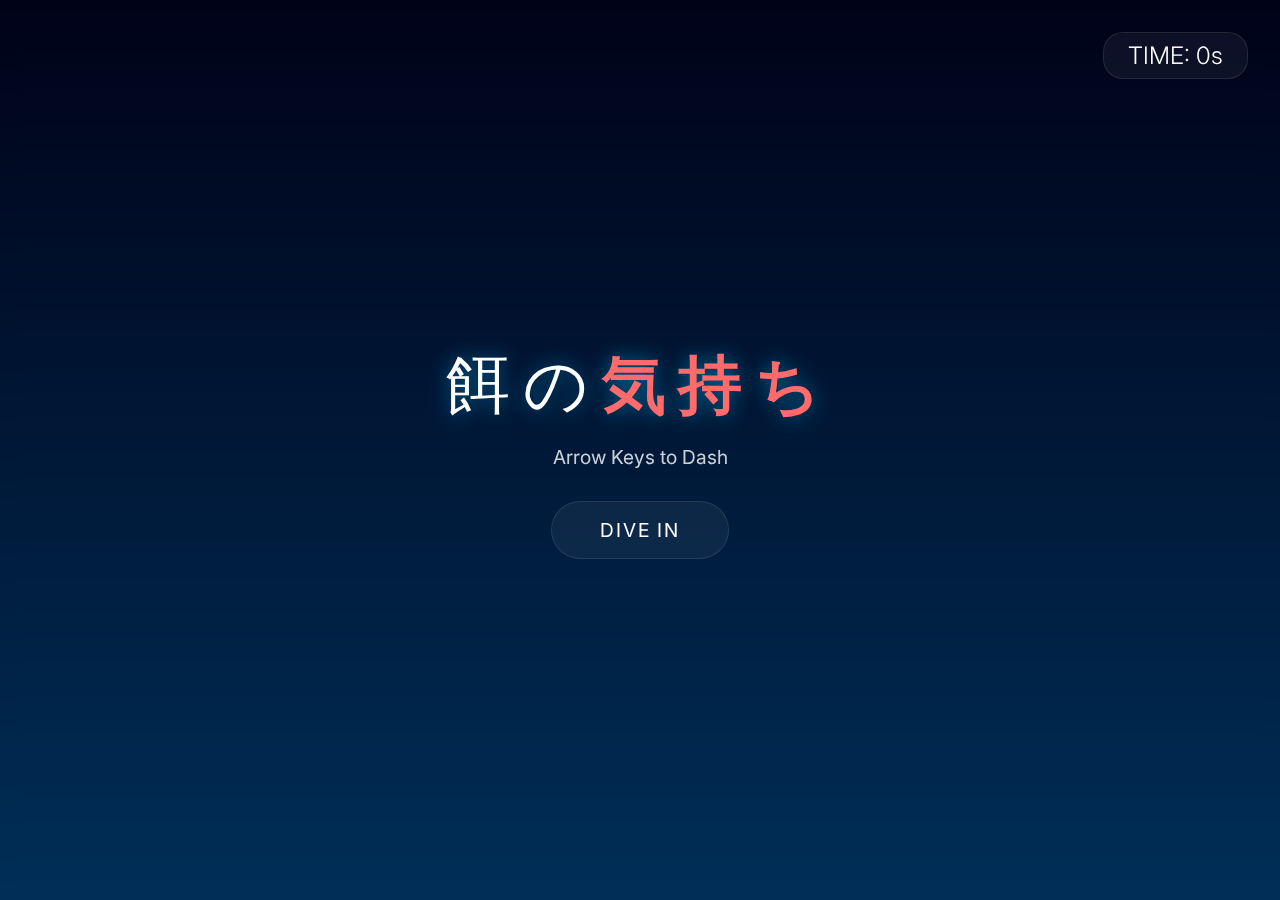
<file: games/game_1770476004719/yamatetu.game/index.html>
<!DOCTYPE html>
<html lang="ja">

<head>
    <meta charset="UTF-8">
    <meta name="viewport" content="width=device-width, initial-scale=1.0">
    <title>餌の気持ち - Bail Survival</title>
    <link rel="preconnect" href="https://fonts.googleapis.com">
    <link rel="preconnect" href="https://fonts.gstatic.com" crossorigin>
    <link href="https://fonts.googleapis.com/css2?family=Inter:wght@300;400;700&display=swap" rel="stylesheet">
    <link rel="stylesheet" href="style.css">
</head>

<body>
    <div id="game-container">
        <canvas id="gameCanvas"></canvas>

        <div id="ui-layer">
            <div id="start-screen" class="screen active">
                <h1>餌の<span class="accent">気持ち</span></h1>
                <p>Arrow Keys to Dash</p>
                <button id="start-btn">DIVE IN</button>
            </div>

            <div id="game-over-screen" class="screen hidden">
                <h1>YOU DIED</h1>
                <p>Survival Time: <span id="score">0</span>s</p>
                <button id="restart-btn">TRY AGAIN</button>
            </div>

            <div id="hud" class="hidden">
                <div class="timer">TIME: <span id="time-display">0</span>s</div>
            </div>
        </div>
    </div>
    <script src="game.js"></script>
</body>

</html>
</file>
<file: games/game_1770476004719/yamatetu.game/style.css>
:root {
    --bg-color-top: #0f2027;
    --bg-color-mid: #203a43;
    --bg-color-bot: #2c5364;
    --accent-color: #ff6b6b;
    /* Shrimp pink/red */
    --text-color: #ffffff;
    --glass-bg: rgba(255, 255, 255, 0.05);
    --glass-border: rgba(255, 255, 255, 0.1);
}

* {
    margin: 0;
    padding: 0;
    box-sizing: border-box;
    font-family: 'Inter', sans-serif;
    user-select: none;
}

body {
    width: 100vw;
    height: 100vh;
    overflow: hidden;
    background: linear-gradient(to bottom, #000428, #004e92);
    color: var(--text-color);
}

#game-container {
    position: relative;
    width: 100%;
    height: 100%;
}

canvas {
    display: block;
    width: 100%;
    height: 100%;
}

#ui-layer {
    position: absolute;
    top: 0;
    left: 0;
    width: 100%;
    height: 100%;
    pointer-events: none;
    display: flex;
    justify-content: center;
    align-items: center;
}

.screen {
    position: absolute;
    width: 100%;
    height: 100%;
    display: flex;
    flex-direction: column;
    justify-content: center;
    align-items: center;
    background: rgba(0, 0, 0, 0.4);
    backdrop-filter: blur(8px);
    transition: opacity 0.3s ease;
    pointer-events: auto;
}

.screen.hidden {
    opacity: 0;
    pointer-events: none;
}

.screen.active {
    opacity: 1;
}

h1 {
    font-size: 4rem;
    letter-spacing: 0.2em;
    font-weight: 300;
    margin-bottom: 1rem;
    text-shadow: 0 0 20px rgba(0, 191, 255, 0.5);
}

.accent {
    color: var(--accent-color);
    font-weight: 700;
}

p {
    font-size: 1.2rem;
    margin-bottom: 2rem;
    opacity: 0.8;
}

button {
    padding: 1rem 3rem;
    font-size: 1.2rem;
    background: var(--glass-bg);
    border: 1px solid var(--glass-border);
    color: white;
    border-radius: 50px;
    cursor: pointer;
    transition: all 0.3s ease;
    text-transform: uppercase;
    letter-spacing: 0.1em;
}

button:hover {
    background: rgba(255, 255, 255, 0.2);
    box-shadow: 0 0 15px rgba(255, 255, 255, 0.3);
    transform: scale(1.05);
}

#hud {
    position: absolute;
    top: 2rem;
    right: 2rem;
    font-size: 1.5rem;
    font-weight: 300;
    pointer-events: none;
}

.timer {
    background: var(--glass-bg);
    padding: 0.5rem 1.5rem;
    border-radius: 20px;
    border: 1px solid var(--glass-border);
}

/* Animations */
@keyframes fadeIn {
    from {
        opacity: 0;
    }

    to {
        opacity: 1;
    }
}
</file>
